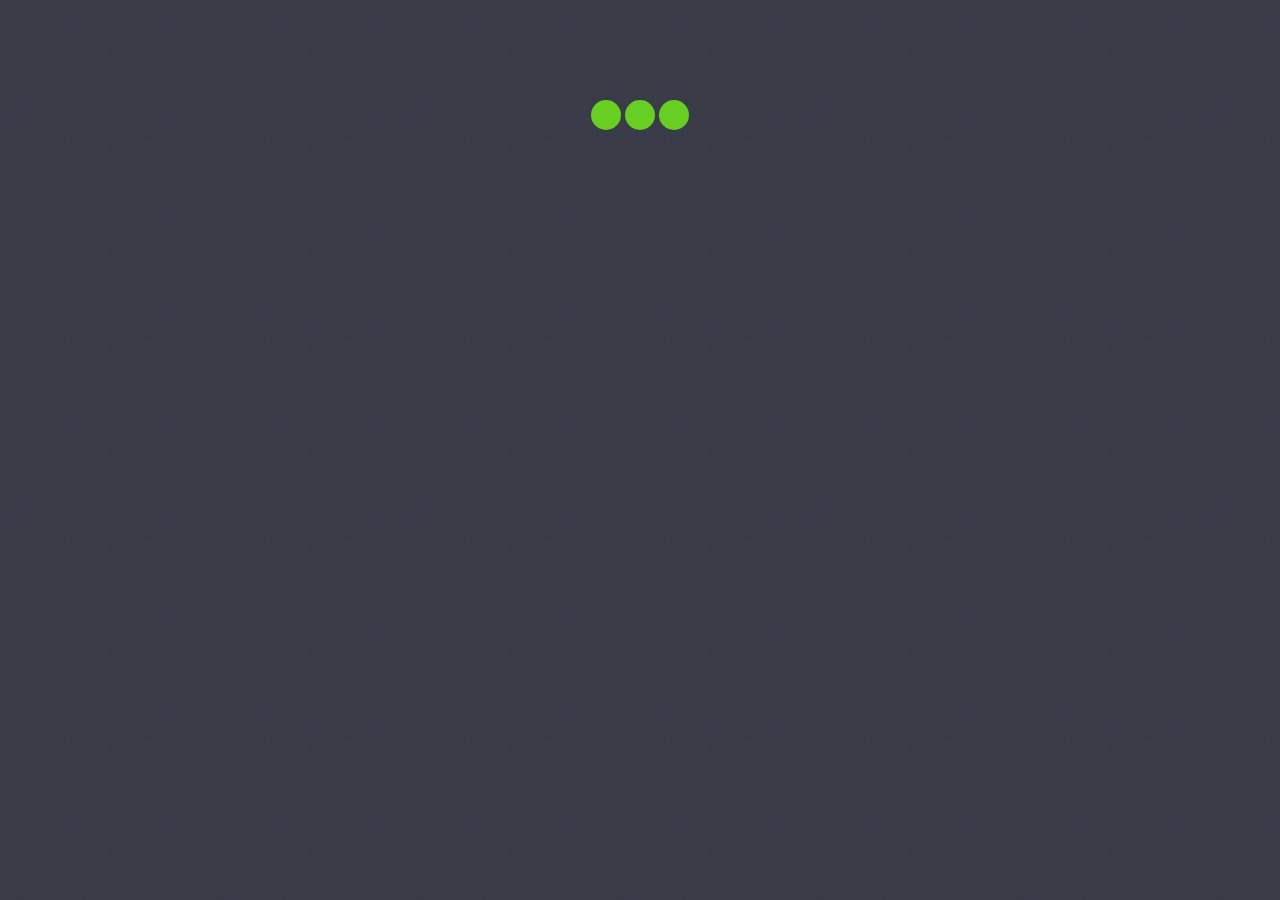
<file: yue/index.html>
<html>
<head>
<meta http-equiv="refresh" content="1;url=release.html"> 
<style>
body {
	background: #3a3c48 url(images/content-bg.png);
}
.load6 {
  margin: 100px auto 0;
  width: 150px;
  text-align: center;
}
.load6 > div {
  width: 30px;
  height: 30px;
  background-color: #67CF22;
  border-radius: 100%;
  display: inline-block;
  -webkit-animation: bouncedelay 1.4s infinite ease-in-out;
  animation: bouncedelay 1.4s infinite ease-in-out;
  -webkit-animation-fill-mode: both;
  animation-fill-mode: both;
}
.load6 .bounce1 {
  -webkit-animation-delay: -0.32s;
  animation-delay: -0.32s;
}
.load6 .bounce2 {
  -webkit-animation-delay: -0.16s;
  animation-delay: -0.16s;
}
@-webkit-keyframes bouncedelay {
  0%, 80%, 100% { -webkit-transform: scale(0.0) }
  40% { -webkit-transform: scale(1.0) }
}
@keyframes bouncedelay {
  0%, 80%, 100% {
    transform: scale(0.0);
    -webkit-transform: scale(0.0);
  } 40% {
    transform: scale(1.0);
    -webkit-transform: scale(1.0);
  }
}
</style>
</head>
<body>
<div class="load6">
  <div class="bounce1"></div>
  <div class="bounce2"></div>
  <div class="bounce3"></div>
</div>
</body>
</html>
</file>
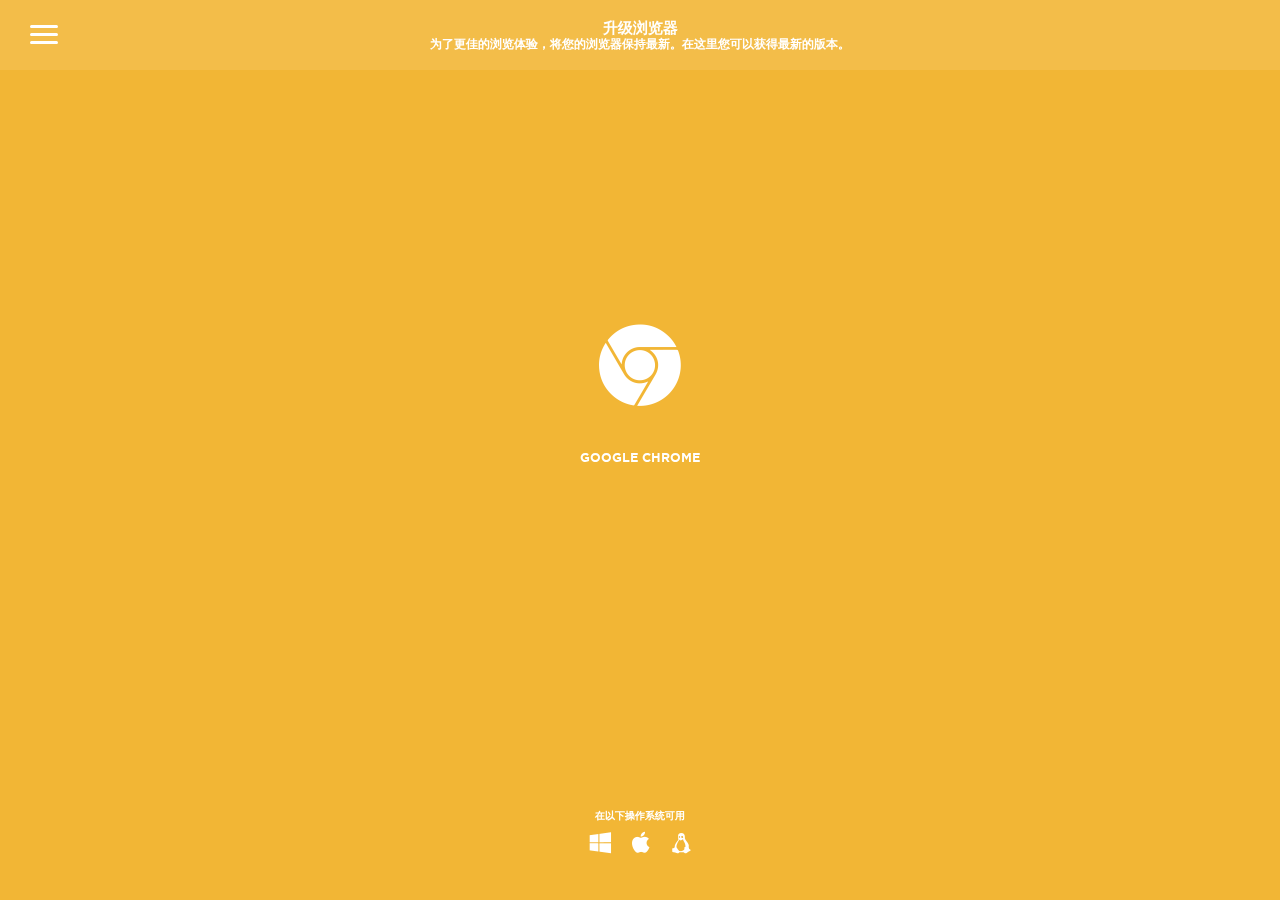
<file: browser/update.html>
<!DOCTYPE html>
<html lang="zh-Hans" class="no-js">
<head>
    <meta charset="utf-8">
    <title>升级你的浏览器</title>
    <meta name="description" content="为开发者节约时间的工具。它可以检测过时的浏览器并建议用户将其升级至新版本。">
    <meta name="author" content="test">
    <meta http-equiv="X-UA-Compatible" content="IE=edge,chrome=1">
    <meta name="viewport" content="width=device-width, initial-scale=1, maximum-scale=1, user-scalable=no">
    <!-- Styles -->
    <link rel="stylesheet" href="public/scripts/fonts.css">
    <link rel="stylesheet" href="public/scripts/updateBrowser.min.css">
    <link rel="stylesheet" href="public/scripts/mobile.min.css">


    <!--[if lte IE 9]>
        <script src="http://html5shim.googlecode.com/svn/trunk/html5.js"></script>
        <link rel="stylesheet" type="text/css" href="public/scripts/ie9-and-down.min.css">
    <![endif]-->

    <!--[if lte IE 8]>
        <link rel="stylesheet" type="text/css" href="public/scripts/ie8-and-down.min.css">
    <![endif]-->

    <script src="public/scripts/modernizr-2.6.2.min.js"></script>
    <noscript>
        <style type="text/css">
            .menu, .newBrowser{display: none;}
            .disabledJS{display: block;}
            .c_browsers.hideBrowsers{opacity: 1;}
            .browser .statistic, .browser .download{display: block; opacity: 0; margin-left: 0; left: 0; width: 100%;}
            .browser .download a{ max-width: 210px; width: 80%;}
            .browser:hover .statistic, .browser:hover .download{opacity: 1;}
        </style>
    </noscript>

</head>
<body class="noajax home">

    <div class="menu"><a data-effect="effect" class="btnCloseNav">关闭导航<span class="l1"></span><span class="l2"></span><span class="l3"></span></a></div>
    <div id="container" class="container effect">
        <nav class="main_menu effect" role="navigation">
            <span class="close"></span>
            <ul>
                <li class="lang-picker">
                    <a href="#">中文<span class="lang-arrow"></span></a>
                    <ul><li><a href="update_en.html">english</a></li></ul>
                </li>
                <li><a class="btnAjax  active" href="/" data-title="" data-url="">主页</a></li>
                <li><a class="btnAjax " href="https://github.com/lanmp/help" data-title="项目" data-url="/project">项目</a></li>
                <li><a class="btnAjax " href="#" data-title="如何使用" data-url="/how">如何使用</a></li>
                <li><a href="#" rel="external" data-track="Faqs"><span>常见问题</span></a></li>
                <li><a href="https://github.com/lanmp/help" rel="external" data-track="Github"><span>GitHub 页面</span></a></li>
				<li><a href="http://8086.me/" rel="external" data-track="风轻云"><span>风轻云</span></a></li>
            </ul>
        </nav>

<div class="pusher">
    <!-- LOAD CONTENT -->
    <div class="loadContent current">
        


<div id="content" class="home">

    <div id="preload" aria-hidden="true">
        <img src="public/imgs/browsers-bg.png" alt="">
        <img src="public/imgs/operatingsystems-bg.png" alt="">
    </div>


    <div class="inner">

        <!--  HEADER  -->
        <header class="title" role="banner">
            <div class="browserVersion newBrowser">
                <h1>升级浏览器</h1>
                <p>为了更佳的浏览体验，将您的浏览器保持最新。在这里您可以获得最新的版本。</p>
            </div>
            <div class="browserVersion disabledJS">
                <h1>升级浏览器</h1>
                <p>您的浏览器已禁用 Javascript，启用它获得更好的体验。</p>
            </div>
            <div class="browserVersion ifMobile">
                <h1>升级浏览器</h1>
                <p>这是为桌面用户准备的工具，<br>但您可以安心在这里浏览</p>
            </div>
        <!-- end HEADER  -->
        </header>




        <!-- SECTION -->
        <!-- DATA SOURCE:
        Browser Version: http://caniuse.com/usage_table.php
        Browser Statistics: http://gs.statcounter.com/
        -->
        <section class="c_browsers sorted kwicks kwicks-horizontal hideBrowsers">

            <!-- BROWSER - Chrome -->
            <div id="chrome" class="browser" rel="">
                <h3 class="statistic"><span>46.5%</span> 的人们在使用 <br>这款浏览器</h3>
                <div class="center">
                    <h2><span></span> GOOGLE CHROME</h2>
                    <div class="download">
                        <a href="http://www.google.com/chrome" target="_blank" class="browserlink" data-track="Google Chrome">下载</a>
                        <h4>版本 <span>40</span></h4>
                    </div>
                </div>
                <div class="available">
                    <h4>在以下操作系统可用 </h4>
                    <ul>
                        <li class="windows"><span>Windows</span></li>
                        <li class="mac"><span>Mac OS</span></li>
                        <li class="linux"><span>Linux</span></li>
                    </ul>
                </div>
            </div>

            <!-- BROWSER - Firefox -->
            <div id="firefox" class="browser" rel="">
                <h3 class="statistic"><span>16.5%</span> 的人们在使用 <br>这款浏览器</h3>
                <div class="center">
                    <h2><span></span> MOZILLA FIREFOX</h2>
                    <div class="download">
                        <a href="http://www.mozilla.org/firefox/new/" target="_blank" class="browserlink" data-track="Mozilla Firefox">下载</a>
                        <h4>版本 <span>35</span></h4>
                    </div>
                </div>
                <div class="available">
                    <h4>在以下操作系统可用 </h4>
                    <ul>
                        <li class="windows"><span>Windows</span></li>
                        <li class="mac"><span>Mac OS</span></li>
                        <li class="linux"><span>Linux</span></li>
                    </ul>
                </div>
            </div>

            <!-- BROWSER - Internet Explorer -->
            <div id="internetExplorer" class="browser" rel="">
                <h3 class="statistic"><span>21.6%</span> 的人们在使用 <br>这款浏览器</h3>
                <div class="center">
                    <h2><span></span> INTERNET EXPLORER</h2>
                    <div class="download">
                        <a href="http://ie.microsoft.com/" target="_blank" class="browserlink" data-track="Internet Explorer">下载</a>
                        <h4>版本 <span>11</span></h4>
                    </div>
                </div>
                <div class="available">
                    <h4>在以下操作系统可用 </h4>
                    <ul class="single">
                        <li class="windows"><span>Windows</span></li>
                    </ul>
                </div>
            </div>

            <!-- BROWSER - Safari -->
            <div id="safari" class="browser" rel="">
                <h3 class="statistic"><span>10.3%</span> 的人们在使用 <br>这款浏览器</h3>
                <div class="center">
                    <h2><span></span> APPLE SAFARI</h2>
                    <div class="download">
                        <a href="http://support.apple.com/downloads/#safari" target="_blank" class="browserlink" data-track="Apple Safari">下载</a>
                        <h4>版本 <span>8</span></h4>
                    </div>
                </div>
                <div class="available">
                    <h4>在以下操作系统可用 </h4>
                    <ul class="single">
                        <li class="mac"><span>Mac OS</span></li>
                    </ul>
                </div>
            </div>

            <!-- BROWSER - Opera -->
            <div id="opera" class="browser" rel="">
                <h3 class="statistic"><span>1.5%</span> 的人们在使用 <br>这款浏览器</h3>
                <div class="center">
                    <h2><span></span> OPERA</h2>
                    <div class="download">
                        <a href="http://www.opera.com/download" target="_blank" data-track="Opera" class="browserlink">下载</a>
                        <h4>版本 <span>26</span></h4>
                    </div>
                </div>
                <div class="available">
                    <h4>在以下操作系统可用 </h4>
                    <ul>
                        <li class="windows"><span>Windows</span></li>
                        <li class="mac"><span>Mac OS</span></li>
                        <li class="linux"><span>Linux</span></li>
                    </ul>
                </div>
            </div>
        <!-- end SECTION -->
        </section>

        <!-- <section class="c_browsers sorted kwicks kwicks-horizontal"></section> -->

    <!-- end .inner -->
    </div>
<!-- end #content -->
</div>    </div>
    <!-- end .loadContent -->


    <div class="loadContent next">
    </div>
    <!-- end .loadContent -->

<!-- end .pusher -->
</div>


    <!-- end .container -->
    </div>


    <!-- KEEP CALM MESSAGE -->
    <div class="keep_calm">
        <p class="center">冷静 <br><span class="xs">这是为</span>桌面<br>用户提供的<span class="xs">不是</span>为手机用户提供的。</p>
        <p class="close">关闭</p>
    </div>

    
    <!-- ============= SCRIPTS ============= -->
    <script src="public/scripts/jquery-1.10.1.min.js"></script>
    <script src="public/scripts/updateBrowser.min.js"></script>

    <!--[if !IE]><!-->
      <script type="text/javascript" src="public/scripts/main.min.js"></script>
    <!--<![endif]-->

    <!--[if gte IE 9]>
      <script type="text/javascript" src="public/scripts/main.min.js"></script>
    <![endif]-->

    </body>
</html>
</file>
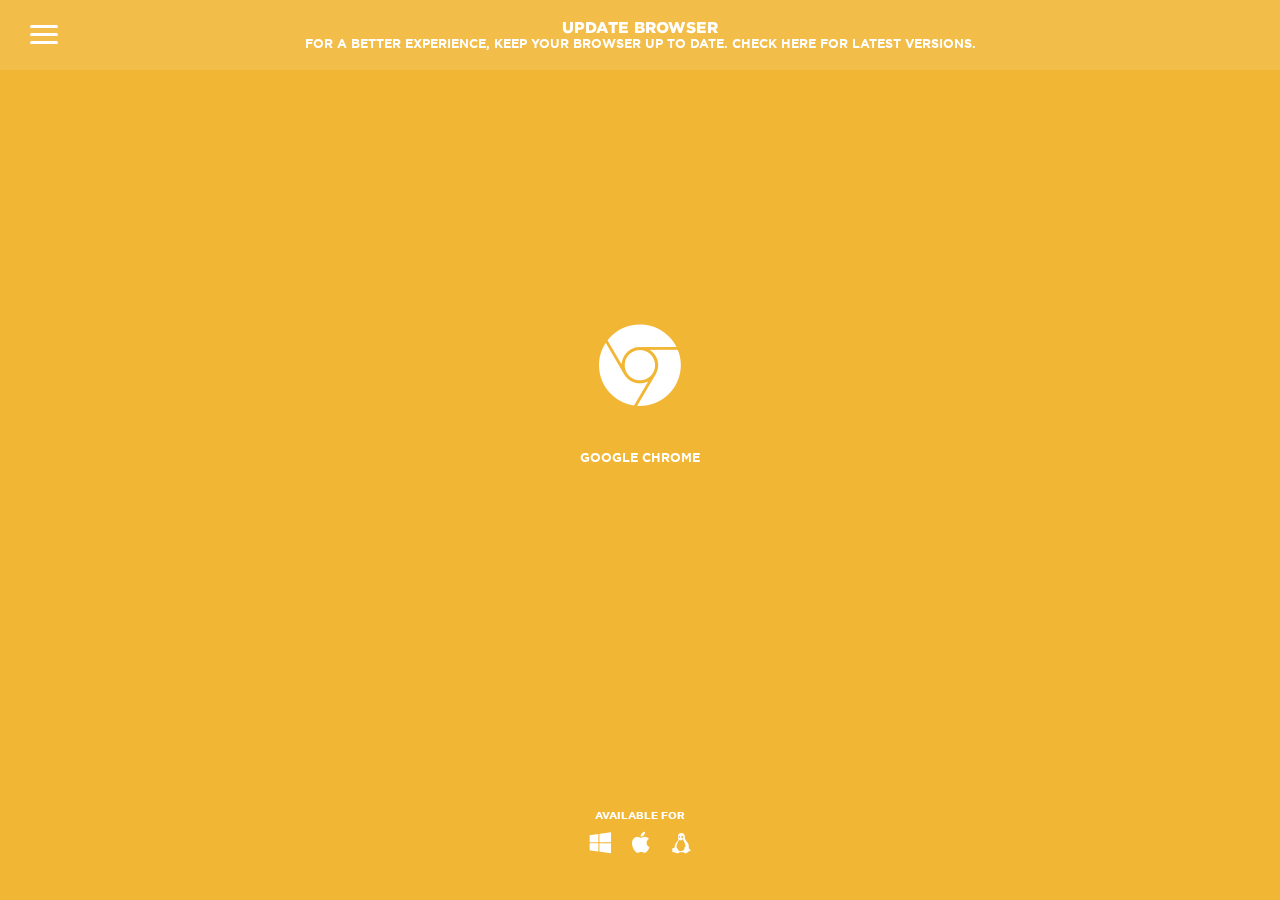
<file: browser/update_en.html>
<!DOCTYPE html>
<html lang="en" class="no-js">
<head>
    <meta charset="utf-8">
    <title>Update Browser</title>
    <meta name="description" content="A time saving tool for developers. It detects outdated browsers and advises users to upgrade to a new version.">
    <meta name="author" content="test">
    <meta http-equiv="X-UA-Compatible" content="IE=edge,chrome=1">
    <meta name="viewport" content="width=device-width, initial-scale=1, maximum-scale=1, user-scalable=no">
    <!-- Styles -->
    <link rel="stylesheet" href="public/scripts/fonts.css">
    <link rel="stylesheet" href="public/scripts/updateBrowser.min.css">
    <link rel="stylesheet" href="public/scripts/mobile.min.css">


    <!--[if lte IE 9]>
        <script src="http://html5shim.googlecode.com/svn/trunk/html5.js"></script>
        <link rel="stylesheet" type="text/css" href="public/scripts/ie9-and-down.min.css">
    <![endif]-->

    <!--[if lte IE 8]>
        <link rel="stylesheet" type="text/css" href="public/scripts/ie8-and-down.min.css">
    <![endif]-->

    <script src="public/scripts/modernizr-2.6.2.min.js"></script>
    <noscript>
        <style type="text/css">
            .menu, .newBrowser{display: none;}
            .disabledJS{display: block;}
            .c_browsers.hideBrowsers{opacity: 1;}
            .browser .statistic, .browser .download{display: block; opacity: 0; margin-left: 0; left: 0; width: 100%;}
            .browser .download a{ max-width: 210px; width: 80%;}
            .browser:hover .statistic, .browser:hover .download{opacity: 1;}
        </style>
    </noscript>

</head>
<body class="noajax home">

    <div class="menu"><a data-effect="effect" class="btnCloseNav">Close Navigation<span class="l1"></span><span class="l2"></span><span class="l3"></span></a></div>
    <div id="container" class="container effect">
        <nav class="main_menu effect" role="navigation">
            <span class="close"></span>
            <ul>
                <li class="lang-picker">
                    <a href="#">english<span class="lang-arrow"></span></a>
                    <ul><li><a href="update.html">中文</a></li></ul>
                </li>
                <li><a class="btnAjax  active" href="/" data-title="" data-url="">HOMEPAGE</a></li>
                <li><a class="btnAjax " href="https://github.com/lanmp/help" data-title="THE PROJECT" data-url="/project">THE PROJECT</a></li>
                <li><a class="btnAjax " href="#" data-title="HOW TO USE IT" data-url="/how">HOW TO USE IT</a></li>
                <li><a href="#" rel="external" data-track="Faqs"><span>FAQ<em>s</em></span></a></li>
                <li><a href="https://github.com/lanmp/help" rel="external" data-track="Github"><span>GITHUB PAGE</span></a></li>
                <li><a href="http://8086.me/" rel="external" data-track="8086"><span>8086</span></a></li>
            </ul>
        </nav>

<div class="pusher">
    <!-- LOAD CONTENT -->
    <div class="loadContent current">
        


<div id="content" class="home">

    <div id="preload" aria-hidden="true">
        <img src="public/imgs/browsers-bg.png" alt="">
        <img src="public/imgs/operatingsystems-bg.png" alt="">
    </div>


    <div class="inner">

        <!--  HEADER  -->
        <header class="title" role="banner">
            <div class="browserVersion newBrowser">
                <h1>Update Browser</h1>
                <p>For a better experience, keep your browser up to date. Check here for latest versions.</p>
            </div>
            <div class="browserVersion disabledJS">
                <h1>Update Browser</h1>
                <p>Javascript is disabled in your web browser. Turn it on for a better experience.</p>
            </div>
            <div class="browserVersion ifMobile">
                <h1>Update Browser</h1>
                <p>This is a tool for desktop, <br>but feel free to explore.</p>
            </div>
        <!-- end HEADER  -->
        </header>




        <!-- SECTION -->
        <!-- DATA SOURCE:
        Browser Version: http://caniuse.com/usage_table.php
        Browser Statistics: http://gs.statcounter.com/
        -->
        <section class="c_browsers sorted kwicks kwicks-horizontal hideBrowsers">

            <!-- BROWSER - Chrome -->
            <div id="chrome" class="browser" rel="">
                <h3 class="statistic"><span>46.5%</span> people are using <br>this browser</h3>
                <div class="center">
                    <h2><span></span> GOOGLE CHROME</h2>
                    <div class="download">
                        <a href="http://www.google.com/chrome" target="_blank" class="browserlink" data-track="Google Chrome">DOWNLOAD</a>
                        <h4>VERSION <span>40</span></h4>
                    </div>
                </div>
                <div class="available">
                    <h4>AVAILABLE FOR </h4>
                    <ul>
                        <li class="windows"><span>Windows</span></li>
                        <li class="mac"><span>Mac OS</span></li>
                        <li class="linux"><span>Linux</span></li>
                    </ul>
                </div>
            </div>

            <!-- BROWSER - Firefox -->
            <div id="firefox" class="browser" rel="">
                <h3 class="statistic"><span>16.5%</span> people are using <br>this browser</h3>
                <div class="center">
                    <h2><span></span> MOZILLA FIREFOX</h2>
                    <div class="download">
                        <a href="http://www.mozilla.org/firefox/new/" target="_blank" class="browserlink" data-track="Mozilla Firefox">DOWNLOAD</a>
                        <h4>VERSION <span>35</span></h4>
                    </div>
                </div>
                <div class="available">
                    <h4>AVAILABLE FOR </h4>
                    <ul>
                        <li class="windows"><span>Windows</span></li>
                        <li class="mac"><span>Mac OS</span></li>
                        <li class="linux"><span>Linux</span></li>
                    </ul>
                </div>
            </div>

            <!-- BROWSER - Internet Explorer -->
            <div id="internetExplorer" class="browser" rel="">
                <h3 class="statistic"><span>21.6%</span> people are using <br>this browser</h3>
                <div class="center">
                    <h2><span></span> INTERNET EXPLORER</h2>
                    <div class="download">
                        <a href="http://ie.microsoft.com/" target="_blank" class="browserlink" data-track="Internet Explorer">DOWNLOAD</a>
                        <h4>VERSION <span>11</span></h4>
                    </div>
                </div>
                <div class="available">
                    <h4>AVAILABLE FOR </h4>
                    <ul class="single">
                        <li class="windows"><span>Windows</span></li>
                    </ul>
                </div>
            </div>

            <!-- BROWSER - Safari -->
            <div id="safari" class="browser" rel="">
                <h3 class="statistic"><span>10.3%</span> people are using <br>this browser</h3>
                <div class="center">
                    <h2><span></span> APPLE SAFARI</h2>
                    <div class="download">
                        <a href="http://support.apple.com/downloads/#safari" target="_blank" class="browserlink" data-track="Apple Safari">DOWNLOAD</a>
                        <h4>VERSION <span>8</span></h4>
                    </div>
                </div>
                <div class="available">
                    <h4>AVAILABLE FOR </h4>
                    <ul class="single">
                        <li class="mac"><span>Mac OS</span></li>
                    </ul>
                </div>
            </div>

            <!-- BROWSER - Opera -->
            <div id="opera" class="browser" rel="">
                <h3 class="statistic"><span>1.5%</span> people are using <br>this browser</h3>
                <div class="center">
                    <h2><span></span> OPERA</h2>
                    <div class="download">
                        <a href="http://www.opera.com/download" target="_blank" data-track="Opera" class="browserlink">DOWNLOAD</a>
                        <h4>VERSION <span>26</span></h4>
                    </div>
                </div>
                <div class="available">
                    <h4>AVAILABLE FOR </h4>
                    <ul>
                        <li class="windows"><span>Windows</span></li>
                        <li class="mac"><span>Mac OS</span></li>
                        <li class="linux"><span>Linux</span></li>
                    </ul>
                </div>
            </div>
        <!-- end SECTION -->
        </section>

        <!-- <section class="c_browsers sorted kwicks kwicks-horizontal"></section> -->

    <!-- end .inner -->
    </div>
<!-- end #content -->
</div>    </div>
    <!-- end .loadContent -->


    <div class="loadContent next">
    </div>
    <!-- end .loadContent -->

<!-- end .pusher -->
</div>


    <!-- end .container -->
    </div>


    <!-- KEEP CALM MESSAGE -->
    <div class="keep_calm">
        <p class="center">keep calm <br><span class="xs">this is a tool for</span>desktop<br><span class="xs">not</span> mobile devices</p>
        <p class="close">Close</p>
    </div>

    
    <!-- ============= SCRIPTS ============= -->
    <script src="public/scripts/jquery-1.10.1.min.js"></script>
    <script src="public/scripts/updateBrowser.min.js"></script>

    <!--[if !IE]><!-->
      <script type="text/javascript" src="public/scripts/main.min.js"></script>
    <!--<![endif]-->

    <!--[if gte IE 9]>
      <script type="text/javascript" src="public/scripts/main.min.js"></script>
    <![endif]-->

    </body>
</html>
</file>
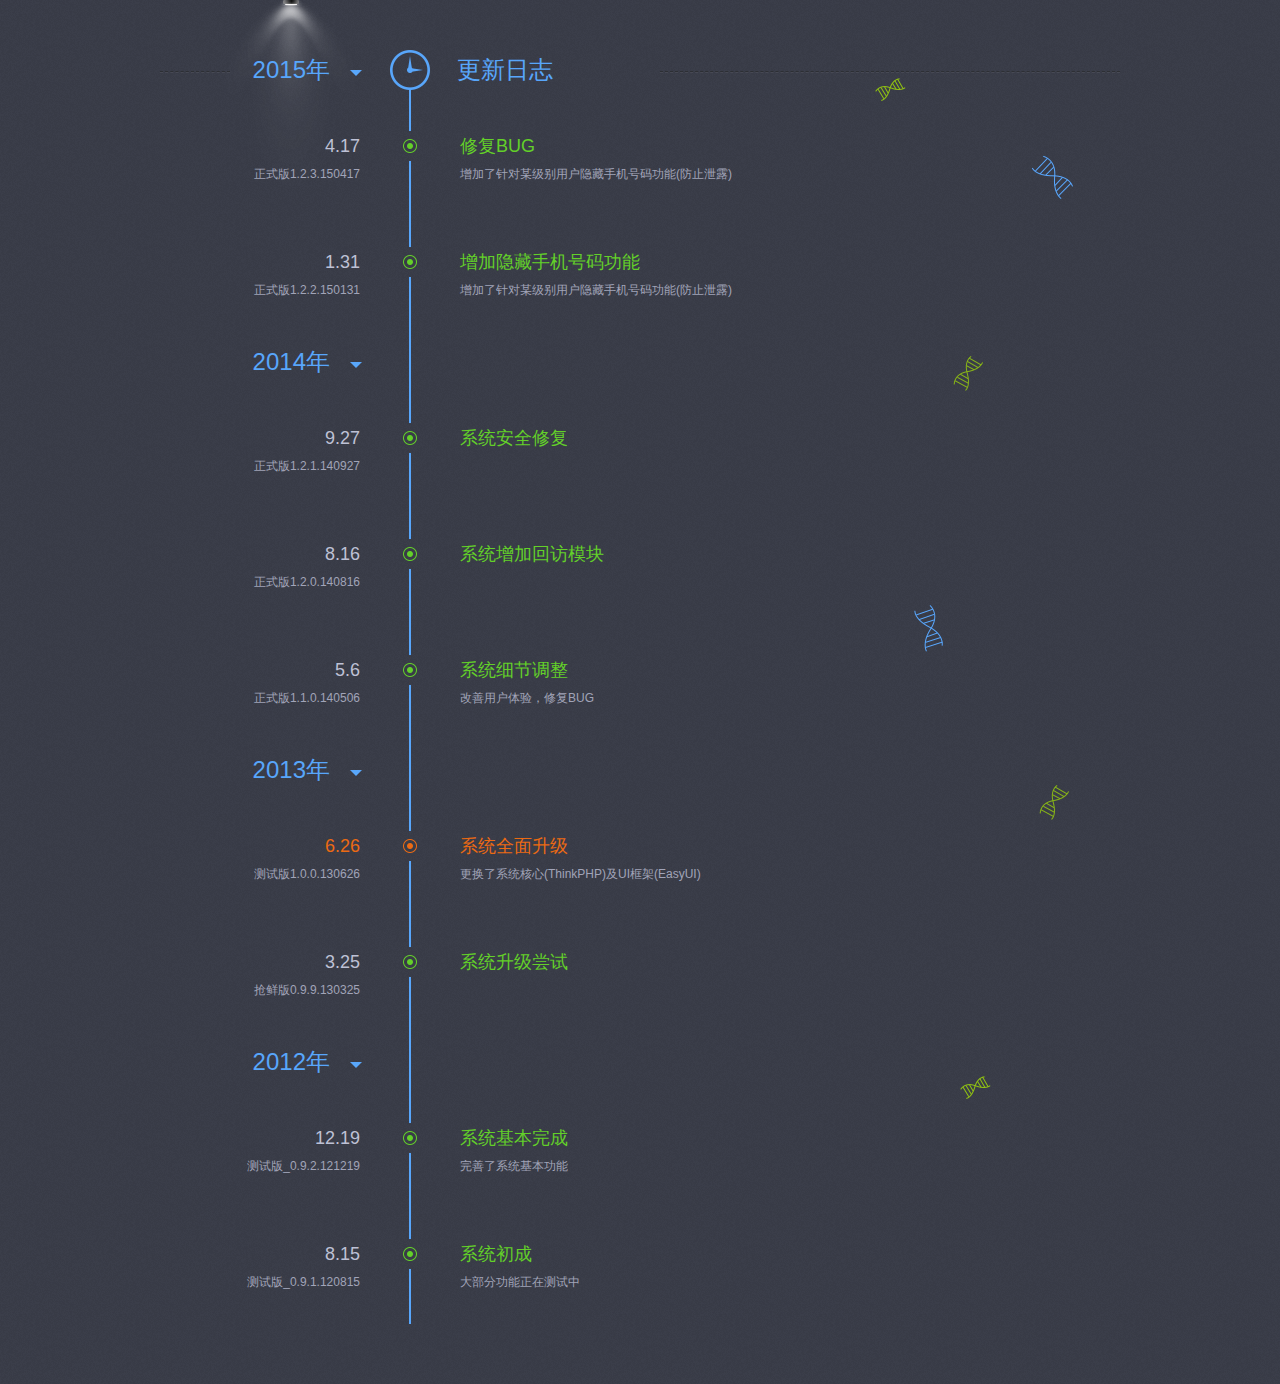
<file: yue/release.html>
<!DOCTYPE html>
<!--[if lt IE 7]><html class="ie6" lang="zh"><![endif]-->
<!--[if IE 7]><html class="ie7" lang="zh"><![endif]-->
<!--[if gt IE 7]><!-->
<html lang="zh">
<!--<![endif]-->
<head>
	<meta charset="utf-8">
	<title>预约挂号系统 - 更新日志</title>
	<style type="text/css">html,body,div,h1,h2,h3,h4,h5,h6,ul,ol,li,dl,dt,dd,p,blockquote,pre,form,input,textarea,fieldset,table,th,td{margin:0;padding:0}body,button,input,select,textarea,h1,h2,h3,i{font:normal 12px/1em 'Microsoft YaHei','\5fae\8f6f\96c5\9ed1',arial,helvetica,sans-serif}body{min-width:960px}ul,li{list-style:none}a{text-decoration:none}.cls{zoom:1}.cls:after{content:".";display:block;height:0;clear:both;visibility:hidden}.link:hover{text-decoration:underline}hr{height:0;border-left:none;border-right:0;border-top:1px dashed #2d2f34;border-bottom:1px dashed #474954}.wrapper{width:960px;margin:0 auto}.content{background:#3a3c48 url(images/content-bg.png)}.footer{height:120px;padding-top:18px;color:#adafba;background:#2c2f38;text-align:center}.footer p{line-height:24px}</style>
	<style type="text/css">.content{padding:50px 0;min-height:720px}.content .wrapper{position:relative;background:url(images/release-bg.png) no-repeat right top}.content .light{position:absolute;left:55px;top:-50px;width:152px;height:191px;background:url(images/t011df7512152150bb9.png) no-repeat top center}.content .light i{position:absolute;width:100%;height:100%;top:0;background:url(images/t01cfdd74c38452f86c.png) no-repeat top center}.content .line-left{position:absolute;left:0;top:15px;width:70px}.content .line-right{position:absolute;right:0;top:15px;width:460px}.content .main{background:url(images/line-bg.png) repeat-y 249px 0}.content .main .title{position:absolute;line-height:40px;padding-left:67px;left:230px;top:0;color:#58a6fb;font-size:24px;background:url(images/clock.png) no-repeat left top}.content .main .year{position:relative;z-index:100}.content .main .year h2{height:40px;width:170px;padding-right:30px;font-size:24px;line-height:40px;text-align:right}.content .main .year h2 a{color:#58a6fb}.content .main .year h2 i{display:block;position:relative;height:0;width:0;left:190px;top:-20px;border-width:6px;border-style:solid;border-color:#59a7fb transparent transparent transparent;-webkit-transition:.5s;-moz-transition:.5s;-ms-transition:.5s;-o-transition:.5s;transition:.5s;-webkit-transform-origin:6px 3px;-moz-transform-origin:6px 3px;-ms-transform-origin:6px 3px;-o-transform-origin:6px 3px;transform-origin:6px 3px}.content .main .year .list{margin:10px 0;position:relative;overflow:hidden;-webkit-transition:height 1s cubic-bezier(0.025,0.025,0.000,1.115),opacity 1s;-moz-transition:height 1s cubic-bezier(0.025,0.025,0.000,1.115),opacity 1s;-ms-transition:height 1s cubic-bezier(0.025,0.025,0.000,1.115),opacity 1s;-o-transition:height 1s cubic-bezier(0.025,0.025,0.000,1.115),opacity 1s;transition:height 1s cubic-bezier(0.025,0.025,0.000,1.115),opacity 1s}.content .main .year .list ul{bottom:0}.content .main .year .list ul li{background:url(images/circle.png) no-repeat 235px 31px;padding:30px 0;color:#a1a4b8}.content .main .year .list ul li .date,.content .main .year .list ul li .version{float:left;display:block;clear:left;width:200px;line-height:24px;text-align:right}.content .main .year .list ul li .date{font-size:18px;line-height:32px;color:#bec1d5}.content .main .year .list ul li .intro,.content .main .year .list ul li .more{float:left;display:block;width:400px;margin-left:100px;line-height:24px}.content .main .year .list ul li .intro{font-size:18px;line-height:32px;color:#63d029}.content .main .year .list ul li.highlight{background-image:url(images/circle-h.png)}.content .main .year .list ul li.highlight .date,.content .main .year .list ul li.highlight .intro{color:#ec6a13}.content .wrapper:first-child .main .year.close h2 i{transform:rotate(-90deg);-webkit-transform:rotate(-90deg);-moz-transform:rotate(-90deg);-ms-transform:rotate(-90deg);-o-transform:rotate(-90deg)}.content .wrapper:first-child .main .year.close .list{opacity:0;height:0!important}.ie7 .content .main .year h2 i{left:40px}.ie6 .content .wrapper{background-image:url(images/release-bg-8.png)}.ie6 .content .light{display:none}.ie6 .content .line-left{width:100px}.ie6 .content .main .year h2{padding-right:0;width:200px}.ie6 .content .main .year h2 a{cursor:default}.ie6 .content .main .year h2 i{display:none}</style>
</head>
<body>
<div class="content">
	<div class="wrapper">
		<div class="light"><i></i></div>
		<hr class="line-left"/>
		<hr class="line-right"/>
		<div class="main">
			<h1 class="title">更新日志</h1>
			<div class="year">
				<h2><a href="#">2015年<i></i></a></h2>
				<div class="list">
					<ul>
						<li class="cls">
							<p class="date">4.17</p>
							<p class="intro">修复BUG</p>
							<p class="version">正式版1.2.3.150417</p>
							<div class="more"><p>增加了针对某级别用户隐藏手机号码功能(防止泄露)</p></div>
						</li>
						<li class="cls">
							<p class="date">1.31</p>
							<p class="intro">增加隐藏手机号码功能</p>
							<p class="version">正式版1.2.2.150131</p>
							<div class="more"><p>增加了针对某级别用户隐藏手机号码功能(防止泄露)</p></div>
						</li>
					</ul>
				</div>
			</div>
			<div class="year">
				<h2><a href="#">2014年<i></i></a></h2>
				<div class="list">
					<ul>
						<li class="cls">
							<p class="date">9.27</p>
							<p class="intro">系统安全修复</p>
							<p class="version">正式版1.2.1.140927</p>
						</li>
                        			<li class="cls">
							<p class="date">8.16</p>
							<p class="intro">系统增加回访模块</p>
							<p class="version">正式版1.2.0.140816</p>
						</li>
						<li class="cls">
							<p class="date">5.6</p>
							<p class="intro">系统细节调整</p>
							<p class="version">正式版1.1.0.140506</p>
							<div class="more"><p>改善用户体验，修复BUG</p></div>
						</li>
					</ul>
				</div>
			</div>
			<div class="year">
				<h2><a href="#">2013年<i></i></a></h2>
				<div class="list">
					<ul>
						<li class="cls highlight">
							<p class="date">6.26</p>
							<p class="intro">系统全面升级</p>
							<p class="version">测试版1.0.0.130626</p>
							<div class="more"><p>更换了系统核心(ThinkPHP)及UI框架(EasyUI)</p></div>
						</li>
						<li class="cls">
							<p class="date">3.25</p>
							<p class="intro">系统升级尝试</p>
							<p class="version">抢鲜版0.9.9.130325</p>
						</li>
					</ul>
				</div>
			</div>
			<div class="year">
				<h2><a href="#">2012年<i></i></a></h2>
				<div class="list">
					<ul>
						<li class="cls">
							<p class="date">12.19</p>
							<p class="intro">系统基本完成</p>
							<p class="version">测试版_0.9.2.121219</p>
							<div class="more"><p>完善了系统基本功能</p></div>
						</li>
						<li class="cls">
							<p class="date">8.15</p>
							<p class="intro">系统初成</p>
							<p class="version">测试版_0.9.1.120815</p>
							<div class="more"><p>大部分功能正在测试中</p></div>
						</li>
					</ul>
				</div>
			</div>
		</div>
	</div>
</div>
<!--
<div class="footer">
	<p></p>
</div>-->
<script>window.jQuery||document.write('<script src="http://cdn.staticfile.org/jquery/1.11.1/jquery.min.js">\x3C/script>')</script>
<script>$(".main .year .list").each(function(e,t){var n=$(t),r=n.find("ul");n.height(r.outerHeight()),r.css("position","absolute")}),$(".main .year>h2>a").click(function(e){e.preventDefault(),$(this).parents(".year").toggleClass("close")})</script>
</body>
</html>
</file>
<file: browser/public/scripts/fonts.css>
/*
	Copyright (C) 2011-2015 Hoefler & Co.
	This software is the property of Hoefler & Co. (H&Co).
	Your right to access and use this software is subject to the
	applicable License Agreement, or Terms of Service, that exists
	between you and H&Co. If no such agreement exists, you may not
	access or use this software for any purpose.
	This software may only be hosted at the locations specified in
	the applicable License Agreement or Terms of Service, and only
	for the purposes expressly set forth therein. You may not copy,
	modify, convert, create derivative works from or distribute this
	software in any way, or make it accessible to any third party,
	without first obtaining the written permission of H&Co.
	For more information, please visit us at http://typography.com.
	97626-71516-20150105
*/

@font-face{ font-family: "Gotham SSm A"; src: url([data-uri]); font-weight:500; font-style:normal; } @font-face{ font-family: "Gotham SSm A"; src: url([data-uri]); font-weight:700; font-style:normal; } @font-face{ font-family: "Gotham SSm A"; src: url([data-uri]); font-weight:800; font-style:normal; } @font-face{ font-family: "Chronicle Display A"; src: url([data-uri]); font-weight:400; font-style:italic; }
</file>
<file: browser/public/scripts/mobile.min.css>
/* ==========================================================================
   MOBILE VERSION
   ========================================================================== */
.mobile #da-slider .da-slide .da-txt .clip_copy {
  display: none;
}
.mobile .browserVersion {
  display: none;
}
.mobile .ifMobile {
  display: block;
}
.mobile .keep_calm {
  position: fixed;
  display: none;
}
.menu {
  display: block;
  z-index: 9999;
  position: fixed;
}
.mobile #awwwardsDev,
.mobile #awwwards {
  display: none;
}
.mobile .main_menu ul li a[rel="external"] span {
  background: transparent url(../imgs/icon-link-external.png) no-repeat top right;
  background-size: 10px 9px;
}
.browserVersion.ifMobile br {
  display: none;
}
@media screen and (max-width: 1024px) {
  /*.c_browsers .browser{display: block; position: relative; float: left; width: 20%; height: 100%; }*/
  .browser .download a {
    width: 160px;
  }
}
@media screen and (max-width: 960px) {
  .home header {
    padding: 15px 150px;
  }
  html,
  body {
    width: 100%;
    min-height: 100%;
    overflow-x: hidden;
  }
  /*.browserVersion.ifMobile br{display: block;}*/
  .pusher {
    overflow: hidden;
  }
  /*    .keep_calm{display: none;}*/
  .loadContent {
    position: relative;
    left: auto;
    top: auto;
  }
  header {
    position: relative;
    height: auto;
    /*overflow: hidden;*/
  }
  .title h1 {
    margin-top: 0;
  }
  #content,
  .inner {
    width: 100%;
  }
  .c_browsers.hideBrowsers {
    opacity: 1;
  }
  .c_browsers {
    height: auto;
  }
  .c_browsers .browser {
    width: 100%;
    height: auto;
    padding: 40px;
    float: none;
  }
  /*.browser{-webkit-transition: none; transition: none;}*/
  .browser .center {
    height: auto;
  }
  .browser .center h2 {
    position: relative;
    width: 200px;
    height: auto;
    top: auto;
  }
  .browser .center h2 span {
    margin-bottom: 15px;
  }
  .browser .center .download {
    position: relative;
    left: 50%;
    bottom: 0;
    width: 260px;
    text-align: center;
    margin-left: -130px;
    padding-top: 50px;
  }
  .browser .statistic {
    position: relative;
    float: left;
    top: auto;
    opacity: 1;
    text-transform: uppercase;
    text-align: center;
  }
  .browser .center {
    display: block;
    position: relative;
    float: left;
    top: auto;
    left: 0;
    width: 100%;
    height: auto;
    padding: 45px 0;
  }
  .browser .available {
    display: block;
    position: relative;
    float: left;
  }
  .browser .statistic,
  .browser .download {
    opacity: 1;
  }
  .browser .download a {
    width: 210px;
  }
  /*Slider*/
  #da-slider {
    position: absolute;
    left: 0px;
    top: 0px;
  }
  #da-slider .da-slide .da-img {
    display: none;
  }
}
@media screen and (max-width: 768px), screen and (max-height: 600px) {
  .da-slide .da-txt {
    width: 100%;
  }
  .da-slide .da-txt h2 {
    font-size: 60px;
    line-height: 60px;
    width: 100%;
    padding-right: 110px;
  }
  .da-slide .da-txt p.desc {
    width: 100%;
    padding-right: 110px;
  }
  .da-slide .da-txt h2 span img {
    height: 70px;
  }
}
@media screen and (max-height: 600px) {
  .da-slide .da-txt {
    width: 100%;
  }
  .da-slide .da-txt {
    height: 400px;
    margin-top: -200px;
  }
  .da-slide .da-txt p.desc {
    margin: 30px 0;
  }
}
@media screen and (max-width: 600px) {
  .main_menu {
    width: 200px;
  }
  /*.title h3{margin-left: 80px;}*/
  .title h3 {
    width: 100%;
    text-align: center;
    margin-left: 0;
  }
  .home header {
    padding: 20px 20px 20px 60px;
  }
  .social {
    position: absolute;
    right: 0px;
    top: 0px;
  }
  .social h3 {
    display: none;
  }
  .da-slide .da-txt h2 {
    font-size: 50px;
    line-height: 50px;
  }
  .da-slide .da-txt h2 span img {
    height: 50px;
  }
  .da-slide .da-txt p.desc {
    font-size: 20px;
    line-height: 24px;
  }
  .da-slide .da-txt h2,
  .da-slide .da-txt p.desc {
    padding: 0 80px;
  }
  .da-slide .da-txt .da-link {
    margin-left: 80px;
  }
  .da-arrows span.da-arrows-prev {
    left: 64px;
    margin-left: 0;
  }
  .da-arrows span.da-arrows-next {
    right: 64px;
    margin-right: 0;
  }
  .da-dots {
    bottom: 23px;
  }
  .da-arrows span {
    bottom: 25px;
  }
  .main_menu .lang-picker ul li {
    width: 200px;
  }
  .effect.menu_open .pusher {
    -webkit-transform: translate3d(200px, 0, 0);
    -moz-transform: translate3d(200px, 0, 0);
    -ms-transform: translate3d(200px, 0, 0);
    -o-transform: translate3d(200px, 0, 0);
    transform: translate3d(200px, 0, 0);
  }
  /* Fallback for browsers that don't support 3D transforms */
  .no-csstransforms3d .pusher,
  .no-js .pusher {
    padding-left: 200px;
  }
}
@media screen and (max-width: 568px) {
  .da-slide .da-txt h2 {
    font-size: 37px;
    line-height: 37px;
    white-space: normal;
  }
  .da-slide .da-txt h2 br {
    display: none;
  }
  .da-slide .da-txt h2 span img {
    height: 40px;
  }
  .da-slide .da-txt {
    height: 300px;
    margin-top: -150px;
  }
  .da-slide .da-txt p.desc {
    margin: 20px 0;
  }
  .da-slide .da-txt p.desc br {
    display: none;
    white-space: normal;
  }
  .da-slide .da-txt .da-link {
    font-size: 14px;
  }
}
@media screen and (max-width: 568px) and (orientation: landscape) {
  .da-slide .da-txt {
    height: 200px;
    margin-top: -100px;
  }
  .da-slide .da-txt h2 span {
    left: 410px;
  }
  .da-slide .da-link {
    display: none;
  }
}
@media screen and (max-width: 400px) {
  .da-slide .da-txt h2,
  .da-slide .da-txt p.desc {
    padding: 0 30px;
  }
  .da-slide .da-txt .da-link {
    margin-left: 30px;
  }
  .da-arrows span.da-arrows-prev {
    left: 14px;
    margin-left: 0;
  }
  .da-arrows span.da-arrows-next {
    right: 14px;
    margin-right: 0;
  }
  .da-slide .da-txt .da-link {
    display: none;
  }
  .title h3 {
    margin: 23px 0 0 0;
  }
  .menu a {
    left: 20px;
    top: 20px;
  }
  .social {
    margin-right: 20px;
  }
  .social .socialcount {
    margin-top: 20px;
  }
  .da-slide .da-txt h2,
  .da-slide .da-txt p.desc {
    padding: 0 20px;
  }
  .da-arrows span.da-arrows-prev {
    left: 0px;
  }
  .da-arrows span.da-arrows-next {
    right: 5px;
  }
}
@media screen and (max-height: 480px) {
  .da-slide .da-txt {
    height: 200px;
    margin-top: -120px;
  }
  .da-slide .da-txt h2 {
    font-size: 30px;
    line-height: 30px;
    letter-spacing: -1px;
  }
  .da-slide .da-txt h2 span img {
    height: 30px;
  }
  .da-slide .da-txt p {
    font-size: 18px!important;
    line-height: 20px!important;
    margin: 15px 0!important;
  }
}
</file>
